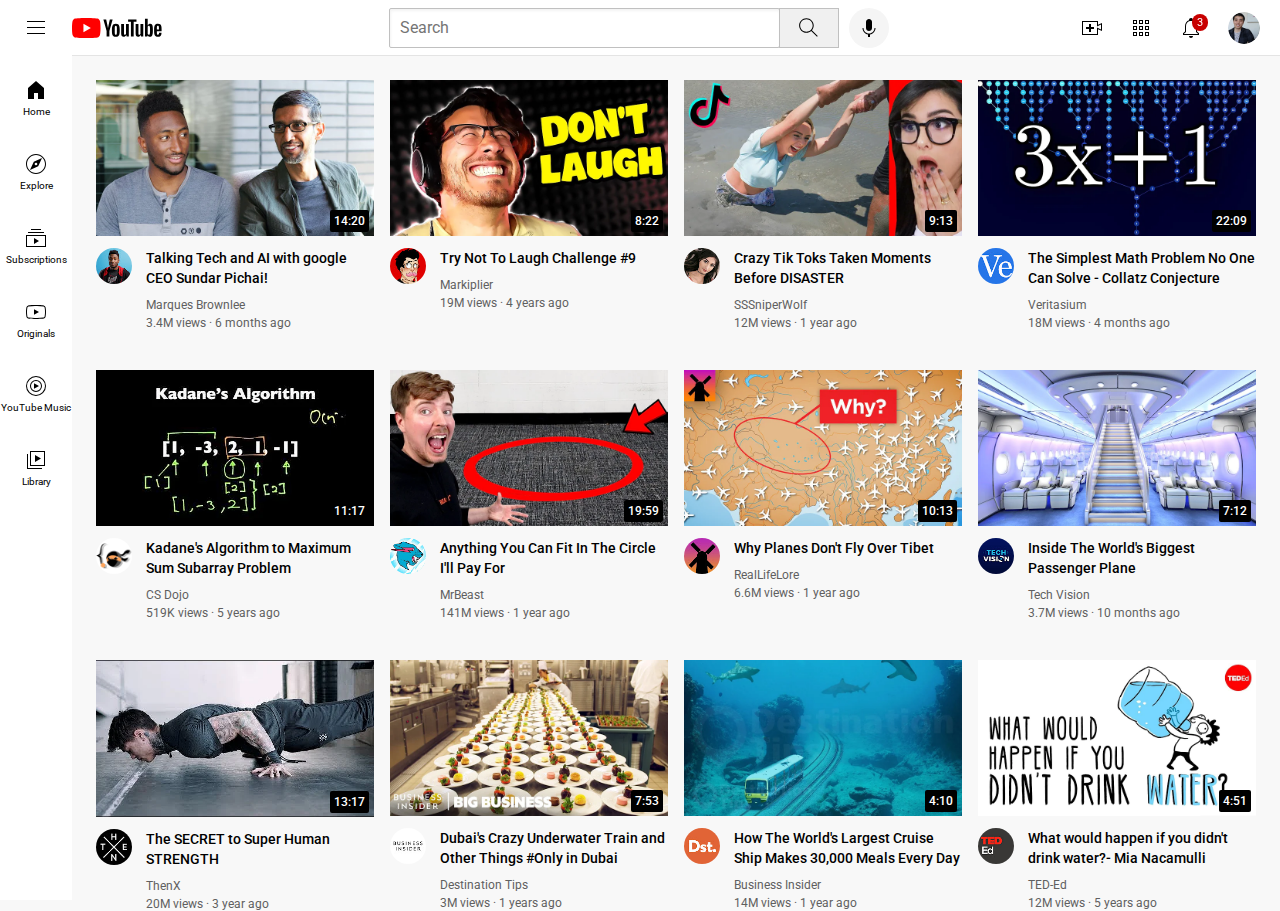
<file: index.html>
<!DOCTYPE html>
<html lang="en">
    <head>
        <meta charset="UTF-8">
        <meta http-equiv="X-UA-Compatible" content="IE=edge">
        <meta name="viewport" content="width=device-width, initial-scale=1.0">
        <title>Document</title>
        <link rel="preconnect" href="https://fonts.googleapis.com" crossorigin>
        <link rel="preconnect" href="https://fonts.gstatic.com" crossorigin>
        <link
            href="https://fonts.googleapis.com/css2?family=Roboto:wght@400;500;700&display=swap"
            rel="stylesheet">
        <link rel="stylesheet" href="hos.css">
        <link rel="stylesheet" href="head.css">
        <link rel="stylesheet" href="sidebar.css">
    </head>
    <body>

        <header class="header">
            <div class="left-section">
                <img class="hamburger-menu" src="hamburger-menu.svg"
                    alt="hamburger-menu">
                <img class="youtube-logo" src="youtube-logo.svg"
                    alt="youtube-logo">
            </div>

            <div class="middle-section">
                <input class="search-box" type="text" placeholder="Search">
                <button class="search-button">
                    <img class="search-icon" src="search.svg" alt="search-icon">
                    <div class="tooltip">Search</div>
                </button>
                <button class="voice-search-button">
                    <img class="voice-search-icon" src="voice-search-icon.svg"
                        alt="voice-search-icon">
                    <div class="tooltip">Search with your voice</div>
                </button>
            </div>

            <div class="right-section">
                <div class="upload-icon-container">
                    <img class="upload-icon" src="upload.svg" alt="upload-icon">
                    <div class="tooltip">Create</div>
                </div>
                <div class="youtube-apps-icon-container">
                    <img class="youtube-apps-icon" src="youtube-apps.svg"
                        alt="youtube-apps-icon">
                    <div class="tooltip">YouTube apps</div>
                </div>
                <div class="notifications-icon-container">
                    <img class="notifications-icon" src="notifications.svg"
                        alt="notifications-icon">
                    <div class="notifications-count">3</div>
                    <div class="tooltip">Notifications</div>
                </div>
                <img class="current-user-picture" src="my-channel.jpeg"
                    alt="current-user-picture">
            </div>

        </header>

        <nav class="sidebar">
            <div class="sidebar-link">
                <img src="home.svg" alt="home">
                <div>Home</div>
            </div>
            <div class="sidebar-link">
                <img src="explore.svg" alt="explore">
                <div>Explore</div>
            </div>
            <div class="sidebar-link">
                <img src="subscriptions.svg" alt="subscriptions">
                <div>Subscriptions</div>
            </div>
            <div class="sidebar-link">
                <img src="originals.svg" alt="originals">
                <div>Originals</div>
            </div>
            <div class="sidebar-link">
                <img src="youtube-music.svg" alt="youtube-music">
                <div>YouTube Music</div>
            </div>
            <div class="sidebar-link">
                <img src="library.svg" alt="library">
                <div>Library</div>
            </div>
        </nav>

        <main>
            <section class="video-grid">
                <div class="video-preview">
                    <div class="thumbnail-row">
                        <img class="thumbnail" src="1.webp" alt="1">
                        <div class="video-time">14:20</div>
                    </div>
                    <div class="video-info-grid">
                        <div class="channel-picture">
                            <img class="profile-picture" src="-1.jpeg" alt="-1">
                        </div>
                        <div class="video-info">
                            <p class="video-title">
                                Talking Tech and AI with google CEO Sundar
                                Pichai!
                            </p>
                            <p class="video-author">
                                Marques Brownlee
                            </p>
                            <p class="video-stats">
                                3.4M views &#183; 6 months ago
                            </p>
                        </div>
                    </div>
                </div>

                <div class="video-preview">
                    <div class="thumbnail-row">
                        <img class="thumbnail" src="2.webp" alt="2">
                        <div class="video-time">8:22</div>
                    </div>
                    <div class="video-info-grid">
                        <div class="channel-picture">
                            <img class="profile-picture" src="-2.jpeg" alt="-2">
                        </div>
                        <div class="video-info">
                            <p class="video-title">
                                Try Not To Laugh Challenge #9
                            </p>
                            <p class="video-author">
                                Markiplier
                            </p>
                            <p class="video-stats">
                                19M views &#183; 4 years ago
                            </p>
                        </div>
                    </div>
                </div>

                <div class="video-preview">
                    <div class="thumbnail-row">
                        <img class="thumbnail" src="3.webp" alt="3">
                        <div class="video-time">9:13</div>
                    </div>
                    <div class="video-info-grid">
                        <div class="channel-picture">
                            <img class="profile-picture" src="-3.jpeg" alt="-3">
                        </div>
                        <div class="video-info">
                            <p class="video-title">
                                Crazy Tik Toks Taken Moments Before DISASTER
                            </p>
                            <p class="video-author">
                                SSSniperWolf
                            </p>
                            <p class="video-stats">
                                12M views &#183; 1 year ago
                            </p>
                        </div>
                    </div>
                </div>

                <div class="video-preview">
                    <div class="thumbnail-row">
                        <img class="thumbnail" src="4.webp" alt="4">
                        <div class="video-time">22:09</div>
                    </div>
                    <div class="video-info-grid">
                        <div class="channel-picture">
                            <img class="profile-picture" src="-4.jpeg" alt="-4">
                        </div>
                        <div class="video-info">
                            <p class="video-title">
                                The Simplest Math Problem No One Can Solve -
                                Collatz
                                Conjecture
                            </p>
                            <p class="video-author">
                                Veritasium
                            </p>
                            <p class="video-stats">
                                18M views &#183; 4 months ago
                            </p>
                        </div>
                    </div>
                </div>

                <div class="video-preview">
                    <div class="thumbnail-row">
                        <img class="thumbnail" src="5.webp" alt="5">
                        <div class="video-time">11:17</div>
                    </div>
                    <div class="video-info-grid">
                        <div class="channel-picture">
                            <img class="profile-picture" src="-5.jpg" alt="-5">
                        </div>
                        <div class="video-info">
                            <p class="video-title">
                                Kadane's Algorithm to Maximum Sum Subarray
                                Problem
                            </p>
                            <p class="video-author">
                                CS Dojo
                            </p>
                            <p class="video-stats">
                                519K views &#183; 5 years ago
                            </p>
                        </div>
                    </div>

                </div>
                <div class="video-preview">
                    <div class="thumbnail-row">
                        <img class="thumbnail" src="6.webp" alt="6">
                        <div class="video-time">19:59</div>
                    </div>
                    <div class="video-info-grid">
                        <div class="channel-picture">
                            <img class="profile-picture" src="-6.jpeg" alt="-6">
                        </div>
                        <div class="video-info">
                            <p class="video-title">
                                Anything You Can Fit In The Circle I'll Pay For
                            </p>
                            <p class="video-author">
                                MrBeast
                            </p>
                            <p class="video-stats">
                                141M views &#183; 1 year ago
                            </p>
                        </div>
                    </div>
                </div>

                <div class="video-preview">
                    <div class="thumbnail-row">
                        <img class="thumbnail" src="7.webp" alt="7">
                        <div class="video-time">10:13</div>
                    </div>
                    <div class="video-info-grid">
                        <div class="channel-picture">
                            <img class="profile-picture" src="-7.jpeg" alt="-7">
                        </div>
                        <div class="video-info">
                            <p class="video-title">
                                Why Planes Don't Fly Over Tibet
                            </p>
                            <p class="video-author">
                                RealLifeLore
                            </p>
                            <p class="video-stats">
                                6.6M views &#183; 1 year ago
                            </p>
                        </div>
                    </div>
                </div>

                <div class="video-preview">
                    <div class="thumbnail-row">
                        <img class="thumbnail" src="8.webp" alt="8">
                        <div class="video-time">7:12</div>
                    </div>
                    <div class="video-info-grid">
                        <div class="channel-picture">
                            <img class="profile-picture" src="-8.jpeg" alt="-8">
                        </div>
                        <div class="video-info">
                            <p class="video-title">
                                Inside The World's Biggest Passenger Plane
                            </p>
                            <p class="video-author">
                                Tech Vision
                            </p>
                            <p class="video-stats">
                                3.7M views &#183; 10 months ago
                            </p>
                        </div>
                    </div>
                </div>

                <div class="video-preview">
                    <div class="thumbnail-row">
                        <img class="thumbnail" src="9.webp" alt="9">
                        <div class="video-time">13:17</div>
                    </div>
                    <div class="video-info-grid">
                        <div class="channel-picture">
                            <img class="profile-picture" src="-9.jpeg" alt="-9">
                        </div>
                        <div class="video-info">
                            <p class="video-title">
                                The SECRET to Super Human STRENGTH
                            </p>
                            <p class="video-author">
                                ThenX
                            </p>
                            <p class="video-stats">
                                20M views &#183; 3 year ago
                            </p>
                        </div>
                    </div>
                </div>

                <div class="video-preview">
                    <div class="thumbnail-row">
                        <img class="thumbnail" src="10.webp" alt="10">
                        <div class="video-time">7:53</div>
                    </div>
                    <div class="video-info-grid">
                        <div class="channel-picture">
                            <img class="profile-picture" src="-10.jpeg"
                                alt="-10">
                        </div>
                        <div class="video-info">
                            <p class="video-title">
                                Dubai's Crazy Underwater Train and Other Things
                                #Only in Dubai
                            </p>
                            <p class="video-author">
                                Destination Tips
                            </p>
                            <p class="video-stats">
                                3M views &#183; 1 years ago
                            </p>
                        </div>
                    </div>
                </div>

                <div class="video-preview">
                    <div class="thumbnail-row">
                        <img class="thumbnail" src="11.webp" alt="11">
                        <div class="video-time">4:10</div>
                    </div>
                    <div class="video-info-grid">
                        <div class="channel-picture">
                            <img class="profile-picture" src="-11.jpeg"
                                alt="-11">
                        </div>
                        <div class="video-info">
                            <p class="video-title">
                                How The World's Largest Cruise Ship Makes 30,000
                                Meals Every Day
                            </p>
                            <p class="video-author">
                                Business Insider
                            </p>
                            <p class="video-stats">
                                14M views &#183; 1 year ago
                            </p>
                        </div>
                    </div>
                </div>

                <div class="video-preview">
                    <div class="thumbnail-row">
                        <img class="thumbnail" src="12.webp" alt="12">
                        <div class="video-time">4:51</div>
                    </div>
                    <div class="video-info-grid">
                        <div class="channel-picture">
                            <img class="profile-picture" src="-12.jpeg"
                                alt="-12">
                        </div>
                        <div class="video-info">
                            <p class="video-title">
                                What would happen if you didn't drink water?-
                                Mia Nacamulli
                            </p>
                            <p class="video-author">
                                TED-Ed
                            </p>
                            <p class="video-stats">
                                12M views &#183; 5 years ago
                            </p>
                        </div>
                    </div>
                </div>

            </section>
        </main>
    </body>
</html>
</file>
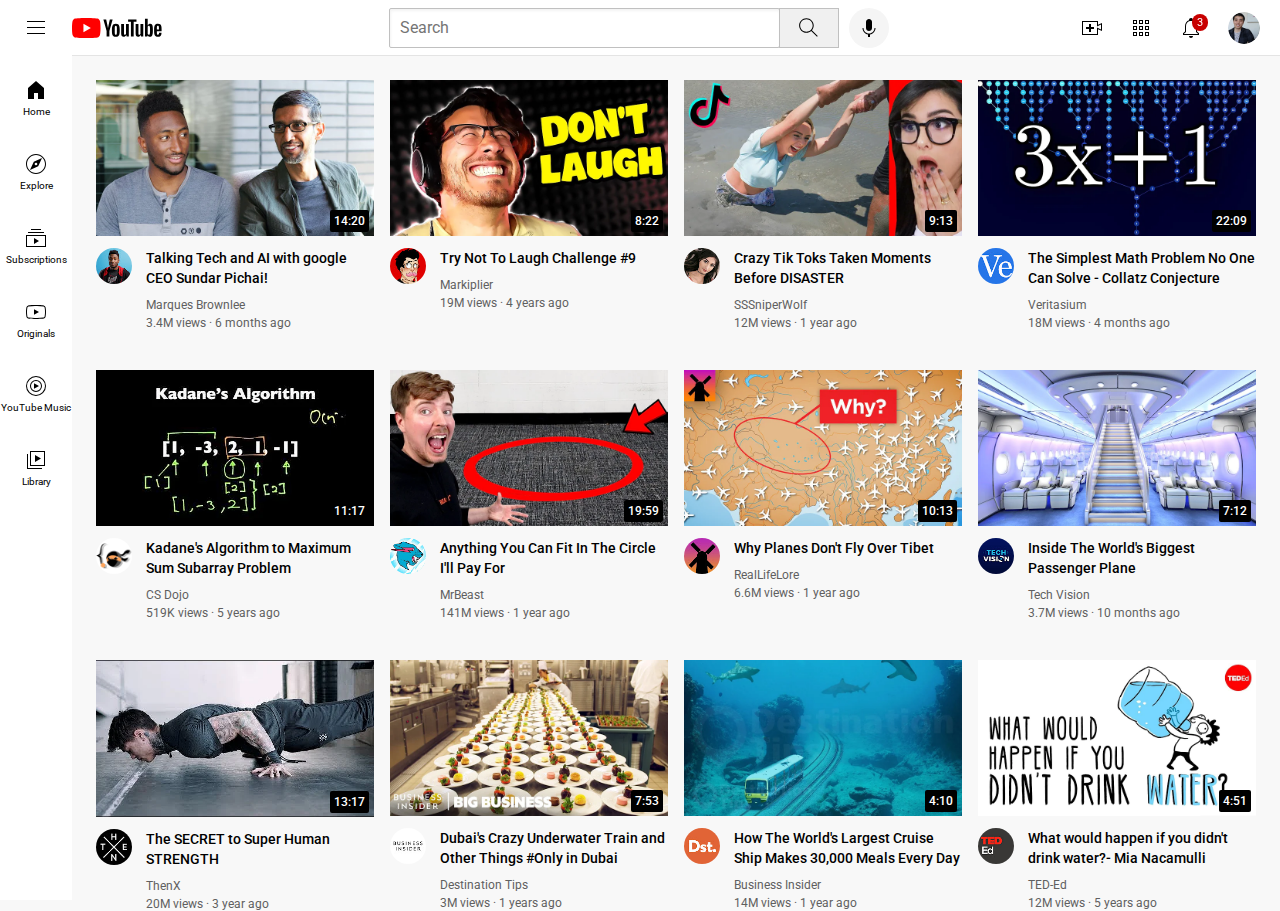
<file: hos.html>
<!DOCTYPE html>
<html lang="en">
    <head>
        <meta charset="UTF-8">
        <meta http-equiv="X-UA-Compatible" content="IE=edge">
        <meta name="viewport" content="width=device-width, initial-scale=1.0">
        <title>Document</title>
        <link rel="preconnect" href="https://fonts.googleapis.com" crossorigin>
        <link rel="preconnect" href="https://fonts.gstatic.com" crossorigin>
        <link
            href="https://fonts.googleapis.com/css2?family=Roboto:wght@400;500;700&display=swap"
            rel="stylesheet">
        <link rel="stylesheet" href="hos.css">
        <link rel="stylesheet" href="head.css">
        <link rel="stylesheet" href="sidebar.css">
    </head>
    <body>

        <header class="header">
            <div class="left-section">
                <img class="hamburger-menu" src="hamburger-menu.svg"
                    alt="hamburger-menu">
                <img class="youtube-logo" src="youtube-logo.svg"
                    alt="youtube-logo">
            </div>

            <div class="middle-section">
                <input class="search-box" type="text" placeholder="Search">
                <button class="search-button">
                    <img class="search-icon" src="search.svg" alt="search-icon">
                    <div class="tooltip">Search</div>
                </button>
                <button class="voice-search-button">
                    <img class="voice-search-icon" src="voice-search-icon.svg"
                        alt="voice-search-icon">
                    <div class="tooltip">Search with your voice</div>
                </button>
            </div>

            <div class="right-section">
                <div class="upload-icon-container">
                    <img class="upload-icon" src="upload.svg" alt="upload-icon">
                    <div class="tooltip">Create</div>
                </div>
                <div class="youtube-apps-icon-container">
                    <img class="youtube-apps-icon" src="youtube-apps.svg"
                        alt="youtube-apps-icon">
                    <div class="tooltip">YouTube apps</div>
                </div>
                <div class="notifications-icon-container">
                    <img class="notifications-icon" src="notifications.svg"
                        alt="notifications-icon">
                    <div class="notifications-count">3</div>
                    <div class="tooltip">Notifications</div>
                </div>
                <img class="current-user-picture" src="my-channel.jpeg"
                    alt="current-user-picture">
            </div>

        </header>

        <nav class="sidebar">
            <div class="sidebar-link">
                <img src="home.svg" alt="home">
                <div>Home</div>
            </div>
            <div class="sidebar-link">
                <img src="explore.svg" alt="explore">
                <div>Explore</div>
            </div>
            <div class="sidebar-link">
                <img src="subscriptions.svg" alt="subscriptions">
                <div>Subscriptions</div>
            </div>
            <div class="sidebar-link">
                <img src="originals.svg" alt="originals">
                <div>Originals</div>
            </div>
            <div class="sidebar-link">
                <img src="youtube-music.svg" alt="youtube-music">
                <div>YouTube Music</div>
            </div>
            <div class="sidebar-link">
                <img src="library.svg" alt="library">
                <div>Library</div>
            </div>
        </nav>

        <main>
            <section class="video-grid">
                <div class="video-preview">
                    <div class="thumbnail-row">
                        <img class="thumbnail" src="1.webp" alt="1">
                        <div class="video-time">14:20</div>
                    </div>
                    <div class="video-info-grid">
                        <div class="channel-picture">
                            <img class="profile-picture" src="-1.jpeg" alt="-1">
                        </div>
                        <div class="video-info">
                            <p class="video-title">
                                Talking Tech and AI with google CEO Sundar
                                Pichai!
                            </p>
                            <p class="video-author">
                                Marques Brownlee
                            </p>
                            <p class="video-stats">
                                3.4M views &#183; 6 months ago
                            </p>
                        </div>
                    </div>
                </div>

                <div class="video-preview">
                    <div class="thumbnail-row">
                        <img class="thumbnail" src="2.webp" alt="2">
                        <div class="video-time">8:22</div>
                    </div>
                    <div class="video-info-grid">
                        <div class="channel-picture">
                            <img class="profile-picture" src="-2.jpeg" alt="-2">
                        </div>
                        <div class="video-info">
                            <p class="video-title">
                                Try Not To Laugh Challenge #9
                            </p>
                            <p class="video-author">
                                Markiplier
                            </p>
                            <p class="video-stats">
                                19M views &#183; 4 years ago
                            </p>
                        </div>
                    </div>
                </div>

                <div class="video-preview">
                    <div class="thumbnail-row">
                        <img class="thumbnail" src="3.webp" alt="3">
                        <div class="video-time">9:13</div>
                    </div>
                    <div class="video-info-grid">
                        <div class="channel-picture">
                            <img class="profile-picture" src="-3.jpeg" alt="-3">
                        </div>
                        <div class="video-info">
                            <p class="video-title">
                                Crazy Tik Toks Taken Moments Before DISASTER
                            </p>
                            <p class="video-author">
                                SSSniperWolf
                            </p>
                            <p class="video-stats">
                                12M views &#183; 1 year ago
                            </p>
                        </div>
                    </div>
                </div>

                <div class="video-preview">
                    <div class="thumbnail-row">
                        <img class="thumbnail" src="4.webp" alt="4">
                        <div class="video-time">22:09</div>
                    </div>
                    <div class="video-info-grid">
                        <div class="channel-picture">
                            <img class="profile-picture" src="-4.jpeg" alt="-4">
                        </div>
                        <div class="video-info">
                            <p class="video-title">
                                The Simplest Math Problem No One Can Solve -
                                Collatz
                                Conjecture
                            </p>
                            <p class="video-author">
                                Veritasium
                            </p>
                            <p class="video-stats">
                                18M views &#183; 4 months ago
                            </p>
                        </div>
                    </div>
                </div>

                <div class="video-preview">
                    <div class="thumbnail-row">
                        <img class="thumbnail" src="5.webp" alt="5">
                        <div class="video-time">11:17</div>
                    </div>
                    <div class="video-info-grid">
                        <div class="channel-picture">
                            <img class="profile-picture" src="-5.jpg" alt="-5">
                        </div>
                        <div class="video-info">
                            <p class="video-title">
                                Kadane's Algorithm to Maximum Sum Subarray
                                Problem
                            </p>
                            <p class="video-author">
                                CS Dojo
                            </p>
                            <p class="video-stats">
                                519K views &#183; 5 years ago
                            </p>
                        </div>
                    </div>

                </div>
                <div class="video-preview">
                    <div class="thumbnail-row">
                        <img class="thumbnail" src="6.webp" alt="6">
                        <div class="video-time">19:59</div>
                    </div>
                    <div class="video-info-grid">
                        <div class="channel-picture">
                            <img class="profile-picture" src="-6.jpeg" alt="-6">
                        </div>
                        <div class="video-info">
                            <p class="video-title">
                                Anything You Can Fit In The Circle I'll Pay For
                            </p>
                            <p class="video-author">
                                MrBeast
                            </p>
                            <p class="video-stats">
                                141M views &#183; 1 year ago
                            </p>
                        </div>
                    </div>
                </div>

                <div class="video-preview">
                    <div class="thumbnail-row">
                        <img class="thumbnail" src="7.webp" alt="7">
                        <div class="video-time">10:13</div>
                    </div>
                    <div class="video-info-grid">
                        <div class="channel-picture">
                            <img class="profile-picture" src="-7.jpeg" alt="-7">
                        </div>
                        <div class="video-info">
                            <p class="video-title">
                                Why Planes Don't Fly Over Tibet
                            </p>
                            <p class="video-author">
                                RealLifeLore
                            </p>
                            <p class="video-stats">
                                6.6M views &#183; 1 year ago
                            </p>
                        </div>
                    </div>
                </div>

                <div class="video-preview">
                    <div class="thumbnail-row">
                        <img class="thumbnail" src="8.webp" alt="8">
                        <div class="video-time">7:12</div>
                    </div>
                    <div class="video-info-grid">
                        <div class="channel-picture">
                            <img class="profile-picture" src="-8.jpeg" alt="-8">
                        </div>
                        <div class="video-info">
                            <p class="video-title">
                                Inside The World's Biggest Passenger Plane
                            </p>
                            <p class="video-author">
                                Tech Vision
                            </p>
                            <p class="video-stats">
                                3.7M views &#183; 10 months ago
                            </p>
                        </div>
                    </div>
                </div>

                <div class="video-preview">
                    <div class="thumbnail-row">
                        <img class="thumbnail" src="9.webp" alt="9">
                        <div class="video-time">13:17</div>
                    </div>
                    <div class="video-info-grid">
                        <div class="channel-picture">
                            <img class="profile-picture" src="-9.jpeg" alt="-9">
                        </div>
                        <div class="video-info">
                            <p class="video-title">
                                The SECRET to Super Human STRENGTH
                            </p>
                            <p class="video-author">
                                ThenX
                            </p>
                            <p class="video-stats">
                                20M views &#183; 3 year ago
                            </p>
                        </div>
                    </div>
                </div>

                <div class="video-preview">
                    <div class="thumbnail-row">
                        <img class="thumbnail" src="10.webp" alt="10">
                        <div class="video-time">7:53</div>
                    </div>
                    <div class="video-info-grid">
                        <div class="channel-picture">
                            <img class="profile-picture" src="-10.jpeg"
                                alt="-10">
                        </div>
                        <div class="video-info">
                            <p class="video-title">
                                Dubai's Crazy Underwater Train and Other Things
                                #Only in Dubai
                            </p>
                            <p class="video-author">
                                Destination Tips
                            </p>
                            <p class="video-stats">
                                3M views &#183; 1 years ago
                            </p>
                        </div>
                    </div>
                </div>

                <div class="video-preview">
                    <div class="thumbnail-row">
                        <img class="thumbnail" src="11.webp" alt="11">
                        <div class="video-time">4:10</div>
                    </div>
                    <div class="video-info-grid">
                        <div class="channel-picture">
                            <img class="profile-picture" src="-11.jpeg"
                                alt="-11">
                        </div>
                        <div class="video-info">
                            <p class="video-title">
                                How The World's Largest Cruise Ship Makes 30,000
                                Meals Every Day
                            </p>
                            <p class="video-author">
                                Business Insider
                            </p>
                            <p class="video-stats">
                                14M views &#183; 1 year ago
                            </p>
                        </div>
                    </div>
                </div>

                <div class="video-preview">
                    <div class="thumbnail-row">
                        <img class="thumbnail" src="12.webp" alt="12">
                        <div class="video-time">4:51</div>
                    </div>
                    <div class="video-info-grid">
                        <div class="channel-picture">
                            <img class="profile-picture" src="-12.jpeg"
                                alt="-12">
                        </div>
                        <div class="video-info">
                            <p class="video-title">
                                What would happen if you didn't drink water?-
                                Mia Nacamulli
                            </p>
                            <p class="video-author">
                                TED-Ed
                            </p>
                            <p class="video-stats">
                                12M views &#183; 5 years ago
                            </p>
                        </div>
                    </div>
                </div>

            </section>
        </main>
    </body>
</html>
</file>
<file: hos.css>
body {
   margin: 0;
   padding-top: 80px;
   padding-left: 96px;
   padding-right: 24px;
   background-color: rgb(248, 248, 248);
}

p {
   font-family: Roboto, Arial;
   margin-top: 0;
   margin-bottom: 0;
}

.thumbnail {
   width: 100%;
}

.video-title {
   margin-top: 0px;
   font-size: 14px;
   font-weight: 500;
   line-height: 20px;
   margin-bottom: 10px;
}

.video-info-grid {
   display: grid;
   grid-template-columns: 50px 1fr;
}

.profile-picture {
   width: 36px;
   border-radius: 20px;
}

.thumbnail-row {
   margin-bottom: 8px;
   position: relative;
}

.video-author,
.video-stats {
   font-size: 12px;
   color: rgb(96, 96, 96);
}

.video-author {
   margin-bottom: 4px;
}

.video-grid {
   display: grid;
   grid-template-columns: 1fr 1fr 1fr;
   column-gap: 16px;
   row-gap: 40px;
}

.video-time {
   font-family: Roboto, Arial;
   font-size: 12px;
   font-weight: 500;
   padding: 4px;
   border-radius: 2px;
   background-color: black;
   color: white;
   position: absolute;
   bottom: 8px;
   right: 5px;
}

@media (max-width: 750px) {
   .video-grid {
      grid-template-columns: 1fr 1fr;
   }
}

@media (min-width: 751px) and (max-width: 999px) {
   .video-grid {
      grid-template-columns: 1fr 1fr 1fr;
   }
}

@media (min-width: 1000px) {
   .video-grid {
      grid-template-columns: 1fr 1fr 1fr 1fr;
   }
}
</file>
<file: head.css>
.header {
    height: 55px;
    display: flex;
    justify-content: space-between;
    flex-direction: row;
    position: fixed;
    top: 0;
    left: 0;
    right: 0;
    background-color: white;
    border-bottom-width: 1px;
    border-bottom-style: solid;
    border-bottom-color: rgb(228, 228, 228);
    z-index: 100;
}

.left-section {
    display: flex;
    align-items: center;
}

.hamburger-menu {
    height: 24px;
    margin-left: 24px;
    margin-right: 24px;
}

.youtube-logo {
    height: 20px;
}

.middle-section {
    flex: 1;
    margin-left: 70px;
    margin-right: 35px;
    max-width: 500px;
    display: flex;
    align-items: center;
}

.search-box {
    flex: 1;
    height: 36px;
    padding-left: 10px;
    font-size: 16px;
    border: 1px solid rgb(192, 192, 192);
    border-radius: 2px;
    box-shadow: inset 1px 2px 3px rgba(0, 0, 0, 0.05);
    width: 0;
}

.search-box::placeholder {
    font-family: Roboto, Arial;
    font-size: 16px;
}

.search-button {
    height: 40px;
    width: 60px;
    background-color: rgb(240, 240, 240);
    border-width: 1px;
    border-style: solid;
    border-color: rgb(192, 192, 192);
    margin-left: -1px;
    margin-right: 10px;

    position: relative;
}

.search-icon {
    height: 25px;
}

.voice-search-button {
    height: 40px;
    width: 40px;
    border-radius: 20px;
    border: none;
    background-color: rgb(245, 245, 245);
}

.voice-search-icon {
    height: 24px;
}

.right-section {
    width: 180px;
    margin-right: 20px;
    display: flex;
    align-items: center;
    justify-content: space-between;
    flex-shrink: 0;
}

.upload-icon {
    height: 24px;
}

.youtube-apps-icon {
    height: 24px;
}

.notifications-icon {
    height: 24px;
}

.current-user-picture {
    height: 32px;
    border-radius: 16px;
}

.notifications-icon-container {
    position: relative;
}

.notifications-count {
    position: absolute;
    top: -2px;
    right: -5px;
    background-color: rgb(200, 0, 0);
    color: white;
    font-family: Roboto, Arial;
    font-size: 11px;
    padding-left: 5px;
    padding-right: 5px;
    padding-top: 2px;
    padding-bottom: 2px;
    border-radius: 10px;
}

.search-button, 
.voice-search-button,
.upload-icon-container,
.youtube-apps-icon-container,
.notifications-icon-container {
    position: relative;
    display: flex;
    justify-content: center;
    align-items: center;
}

.search-button .tooltip,
.voice-search-button .tooltip,
.upload-icon-container .tooltip,
.youtube-apps-icon-container .tooltip,
.notifications-icon-container .tooltip {
    font-family: Roboto, Arial;
    font-size: 12px;
    position: absolute;
    background-color: gray;
    color: white;
    padding-top: 4px;
    padding-bottom: 4px;
    padding-left: 8px;
    padding-right: 8px;
    border-radius: 2px;
    font-size: 12px;
    bottom: -30px;
    opacity: 0;
    transition: opacity 0.15s;
    pointer-events: none;
    white-space: nowrap;
}

.search-button:hover .tooltip,
.voice-search-button:hover .tooltip,
.upload-icon-container:hover .tooltip,
.youtube-apps-icon-container:hover .tooltip,
.notifications-icon-container:hover .tooltip {
    opacity: 1;
}
</file>
<file: sidebar.css>
.sidebar {
    position: fixed;
    top: 55px;
    left: 0;
    bottom: 0;
    width: 72px;
    background-color: white;
    z-index: 200;
    padding-top: 5px;
}

.sidebar-link {
    height: 74px;
    display: flex;
    justify-content: center;
    align-items: center;
    flex-direction: column;
    cursor: pointer;
}

.sidebar-link:hover {
    background-color: rgb(235, 235, 235);
}

.sidebar-link img {
    height: 24px;
    margin-bottom: 4px;
}

.sidebar-link div {
    font-family: Roboto, Arial;
    font-size: 10px;
}
</file>
